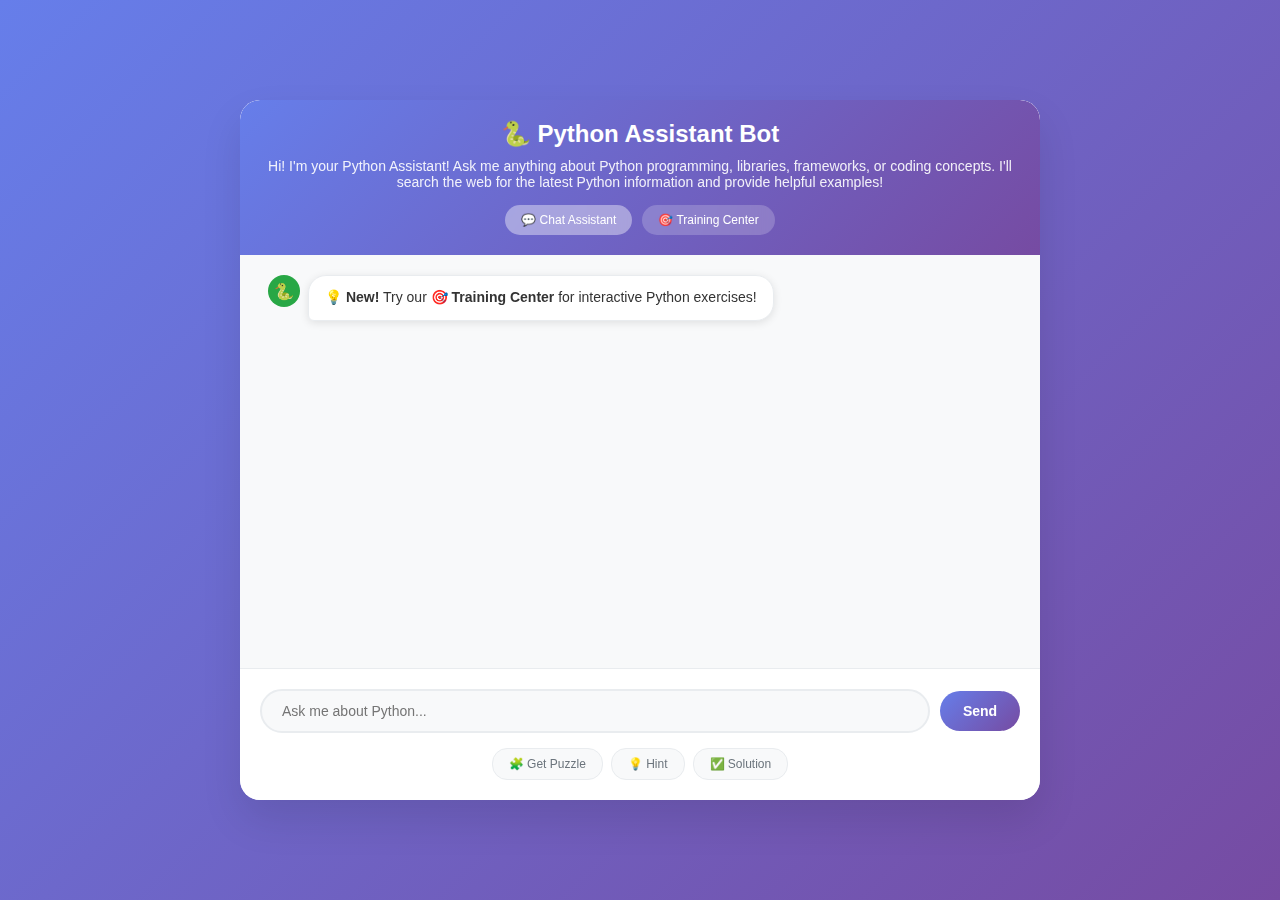
<file: python_chatbot/templates/index.html>
<!DOCTYPE html>
<html lang="en">
<head>
    <meta charset="UTF-8" />
    <meta name="viewport" content="width=device-width, initial-scale=1.0">
    <title>Python Assistant Bot</title>
    <style>
        * {
            margin: 0;
            padding: 0;
            box-sizing: border-box;
        }
        
        body {
            font-family: -apple-system, BlinkMacSystemFont, 'Segoe UI', Roboto, sans-serif;
            background: linear-gradient(135deg, #667eea 0%, #764ba2 100%);
            min-height: 100vh;
            display: flex;
            align-items: center;
            justify-content: center;
            padding: 20px;
        }
        
        .chat-container {
            background: rgba(255, 255, 255, 0.95);
            border-radius: 20px;
            box-shadow: 0 20px 40px rgba(0, 0, 0, 0.1);
            width: 100%;
            max-width: 800px;
            height: 700px;
            display: flex;
            flex-direction: column;
            overflow: hidden;
            backdrop-filter: blur(10px);
        }
        
        .chat-header {
            background: linear-gradient(135deg, #667eea 0%, #764ba2 100%);
            color: white;
            padding: 20px;
            text-align: center;
            border-radius: 20px 20px 0 0;
        }
        
        .chat-header h1 {
            font-size: 24px;
            font-weight: 600;
            margin-bottom: 10px;
            display: flex;
            align-items: center;
            justify-content: center;
            gap: 10px;
        }
        
        .chat-header .subtitle {
            font-size: 14px;
            opacity: 0.9;
            font-weight: 400;
        }
        
        .nav-buttons {
            display: flex;
            gap: 10px;
            justify-content: center;
            margin-top: 15px;
        }
        
        .nav-btn {
            background: rgba(255, 255, 255, 0.2);
            border: none;
            color: white;
            padding: 8px 16px;
            border-radius: 20px;
            font-size: 12px;
            cursor: pointer;
            transition: all 0.3s ease;
            backdrop-filter: blur(10px);
            text-decoration: none;
        }
        
        .nav-btn:hover {
            background: rgba(255, 255, 255, 0.3);
            transform: translateY(-2px);
        }
        
        .nav-btn.active {
            background: rgba(255, 255, 255, 0.4);
        }
        
        #chat-box {
            flex: 1;
            overflow-y: auto;
            padding: 20px;
            background: #f8f9fa;
            display: flex;
            flex-direction: column;
            gap: 15px;
        }
        
        .message {
            display: flex;
            align-items: flex-start;
            max-width: 80%;
            animation: slideIn 0.3s ease;
        }
        
        .message.user {
            align-self: flex-end;
            flex-direction: row-reverse;
        }
        
        .message.bot {
            align-self: flex-start;
        }
        
        .message-content {
            background: white;
            padding: 12px 16px;
            border-radius: 18px;
            box-shadow: 0 2px 8px rgba(0, 0, 0, 0.1);
            font-size: 14px;
            line-height: 1.4;
            white-space: pre-wrap;
            word-wrap: break-word;
        }
        
        .message.user .message-content {
            background: linear-gradient(135deg, #667eea 0%, #764ba2 100%);
            color: white;
            border-bottom-right-radius: 6px;
        }
        
        .message.bot .message-content {
            background: white;
            color: #333;
            border-bottom-left-radius: 6px;
            border: 1px solid #e9ecef;
        }
        
        .message-avatar {
            width: 32px;
            height: 32px;
            border-radius: 50%;
            margin: 0 8px;
            display: flex;
            align-items: center;
            justify-content: center;
            font-size: 16px;
            font-weight: bold;
        }
        
        .message.user .message-avatar {
            background: linear-gradient(135deg, #667eea 0%, #764ba2 100%);
            color: white;
        }
        
        .message.bot .message-avatar {
            background: #28a745;
            color: white;
        }
        
        .input-container {
            padding: 20px;
            background: white;
            border-top: 1px solid #e9ecef;
            border-radius: 0 0 20px 20px;
        }
        
        .input-row {
            display: flex;
            gap: 10px;
            align-items: center;
            margin-bottom: 15px;
        }
        
        #input-message {
            flex: 1;
            border: 2px solid #e9ecef;
            border-radius: 25px;
            padding: 12px 20px;
            font-size: 14px;
            outline: none;
            background: #f8f9fa;
            transition: all 0.3s ease;
        }
        
        #input-message:focus {
            border-color: #667eea;
            background: white;
            box-shadow: 0 0 0 3px rgba(102, 126, 234, 0.1);
        }
        
        .send-btn {
            background: linear-gradient(135deg, #667eea 0%, #764ba2 100%);
            border: none;
            color: white;
            padding: 12px 20px;
            border-radius: 25px;
            font-size: 14px;
            font-weight: 600;
            cursor: pointer;
            transition: all 0.3s ease;
            min-width: 80px;
        }
        
        .send-btn:hover {
            transform: translateY(-2px);
            box-shadow: 0 8px 20px rgba(102, 126, 234, 0.3);
        }
        
        .action-buttons {
            display: flex;
            gap: 8px;
            justify-content: center;
            flex-wrap: wrap;
        }
        
        .action-btn {
            background: #f8f9fa;
            border: 1px solid #e9ecef;
            color: #6c757d;
            padding: 8px 16px;
            border-radius: 15px;
            font-size: 12px;
            cursor: pointer;
            transition: all 0.3s ease;
        }
        
        .action-btn:hover {
            background: #e9ecef;
            color: #495057;
            transform: translateY(-1px);
        }
        
        @keyframes slideIn {
            from {
                opacity: 0;
                transform: translateY(10px);
            }
            to {
                opacity: 1;
                transform: translateY(0);
            }
        }
        
        /* Scrollbar styling */
        #chat-box::-webkit-scrollbar {
            width: 6px;
        }
        
        #chat-box::-webkit-scrollbar-track {
            background: #f1f1f1;
            border-radius: 3px;
        }
        
        #chat-box::-webkit-scrollbar-thumb {
            background: #c1c1c1;
            border-radius: 3px;
        }
        
        #chat-box::-webkit-scrollbar-thumb:hover {
            background: #a8a8a8;
        }
        
        /* Responsive design */
        @media (max-width: 768px) {
            .chat-container {
                height: 100vh;
                border-radius: 0;
                max-width: 100%;
            }
            
            .message {
                max-width: 90%;
            }
            
            .input-row {
                flex-direction: column;
                gap: 15px;
            }
            
            #input-message {
                width: 100%;
            }
        }
    </style>
</head>
<body>
    <div class="chat-container">
        <div class="chat-header">
            <h1>🐍 Python Assistant Bot</h1>
            <div class="subtitle">Hi! I'm your Python Assistant! Ask me anything about Python programming, libraries, frameworks, or coding concepts. I'll search the web for the latest Python information and provide helpful examples!</div>
            <div class="nav-buttons">
                <button class="nav-btn active">💬 Chat Assistant</button>
                <a href="/training" class="nav-btn">🎯 Training Center</a>
            </div>
        </div>
        
        <div id="chat-box">
            <!-- Messages will be added here -->
        </div>
        
        <div class="input-container">
            <div class="input-row">
                <input type="text" id="input-message" placeholder="Ask me about Python..." />
                <button id="send-btn" class="send-btn">Send</button>
            </div>
            <div class="action-buttons">
                <button id="puzzle-btn" class="action-btn">🧩 Get Puzzle</button>
                <button id="hint-btn" class="action-btn">💡 Hint</button>
                <button id="solution-btn" class="action-btn">✅ Solution</button>
            </div>
        </div>
    </div>

    <script>
        const chatBox = document.getElementById('chat-box');
        const inputMessage = document.getElementById('input-message');
        const sendBtn = document.getElementById('send-btn');
        const puzzleBtn = document.getElementById('puzzle-btn');
        const hintBtn = document.getElementById('hint-btn');
        const solutionBtn = document.getElementById('solution-btn');

        function addMessage(text, sender) {
            const messageDiv = document.createElement('div');
            messageDiv.className = 'message ' + sender;
            
            const avatar = document.createElement('div');
            avatar.className = 'message-avatar';
            avatar.textContent = sender === 'user' ? 'You' : '🐍';
            
            const content = document.createElement('div');
            content.className = 'message-content';
            
            // Handle markdown-like formatting for bot messages
            if (sender === 'bot') {
                // Convert **text** to bold and preserve line breaks
                let formattedText = text
                    .replace(/\*\*(.*?)\*\*/g, '<strong>$1</strong>')
                    .replace(/🔗 \*\*Visit:\*\* (.*?)$/gm, '🔗 <a href="$1" target="_blank" style="color: #667eea; text-decoration: none;">Visit Link</a>')
                    .replace(/```python\n([\s\S]*?)\n```/g, '<pre style="background: #f8f9fa; padding: 10px; border-radius: 8px; margin: 8px 0; overflow-x: auto; border-left: 3px solid #667eea;"><code>$1</code></pre>')
                    .replace(/```([\s\S]*?)```/g, '<pre style="background: #f8f9fa; padding: 10px; border-radius: 8px; margin: 8px 0; overflow-x: auto;"><code>$1</code></pre>');
                    
                content.innerHTML = formattedText;
            } else {
                content.textContent = text;
            }
            
            messageDiv.appendChild(avatar);
            messageDiv.appendChild(content);
            chatBox.appendChild(messageDiv);
            chatBox.scrollTop = chatBox.scrollHeight;
        }

        async function sendMessage(msg) {
            if (!msg.trim()) return;
            
            addMessage(msg, 'user');
            
            // Show typing indicator
            const typingDiv = document.createElement('div');
            typingDiv.className = 'message bot typing';
            typingDiv.innerHTML = '<div class="message-avatar">🐍</div><div class="message-content">Thinking...</div>';
            chatBox.appendChild(typingDiv);
            chatBox.scrollTop = chatBox.scrollHeight;
            
            try {
                const response = await fetch('/chat', {
                    method: 'POST',
                    headers: {'Content-Type': 'application/json'},
                    body: JSON.stringify({message: msg})
                });
                const data = await response.json();
                
                // Remove typing indicator
                chatBox.removeChild(typingDiv);
                
                if (data.error) {
                    addMessage('Sorry, there was an error processing your request. Please try again.', 'bot');
                } else {
                    addMessage(data.response, 'bot');
                }
            } catch (error) {
                // Remove typing indicator
                if (chatBox.contains(typingDiv)) {
                    chatBox.removeChild(typingDiv);
                }
                addMessage('Sorry, I\'m having trouble connecting. Please check your internet connection and try again.', 'bot');
            }
        }

        async function getHint() {
            addMessage('Can you give me a hint?', 'user');
            addMessage('Try breaking down the problem into smaller parts. Think about what data structures or algorithms might be useful here.', 'bot');
        }

        async function getSolution() {
            addMessage('Can you show me the solution?', 'user');
            addMessage('I\'d be happy to help! Can you tell me which specific problem you\'re working on? You can ask me to generate a puzzle first, then I can provide the solution.', 'bot');
        }

        sendBtn.onclick = () => {
            const msg = inputMessage.value.trim();
            if(msg) {
                sendMessage(msg);
                inputMessage.value = '';
            }
        };

        puzzleBtn.onclick = () => sendMessage("Give me a Python puzzle");
        hintBtn.onclick = getHint;
        solutionBtn.onclick = getSolution;

        inputMessage.addEventListener("keyup", function(event) {
            if (event.key === "Enter") {
                sendBtn.click();
            }
        });

        // Initial welcome message
        setTimeout(() => {
            addMessage("💡 **New!** Try our **🎯 Training Center** for interactive Python exercises!", "bot");
        }, 500);
    </script>
</body>
</html>
</file>
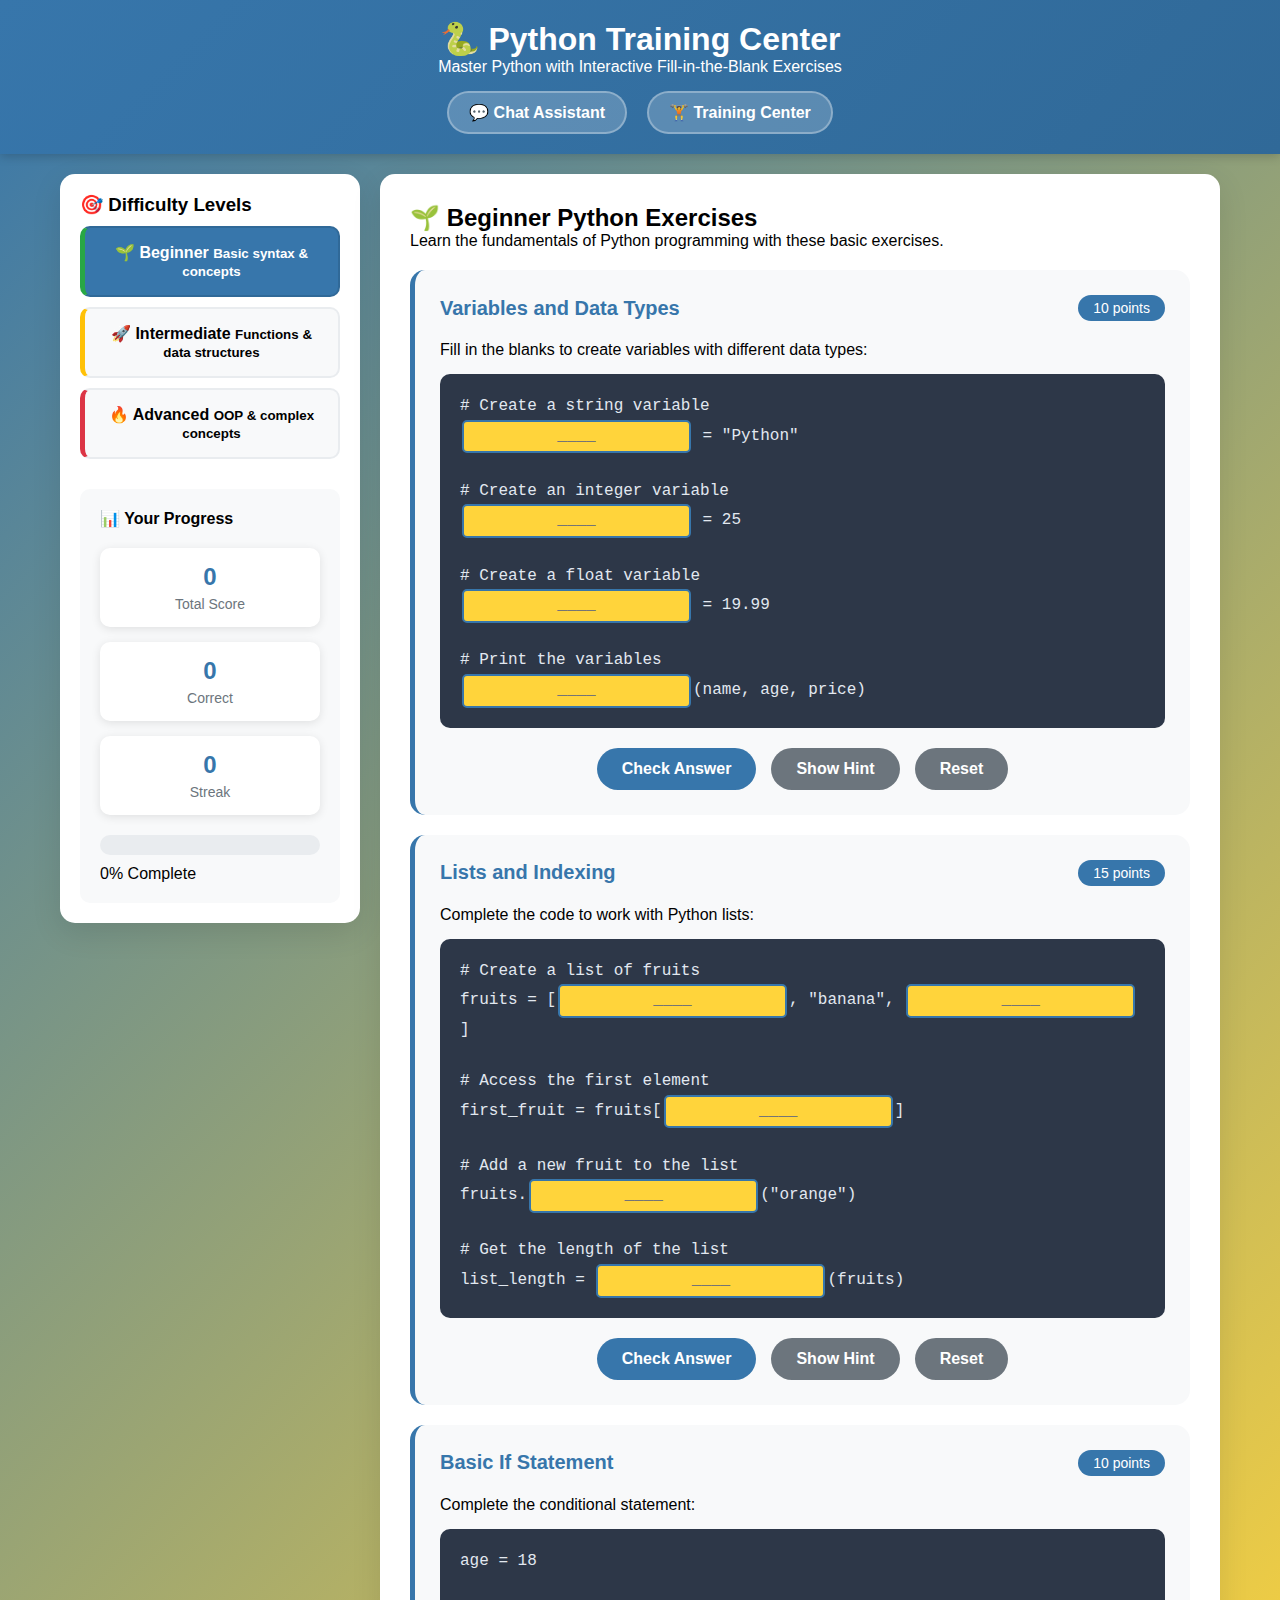
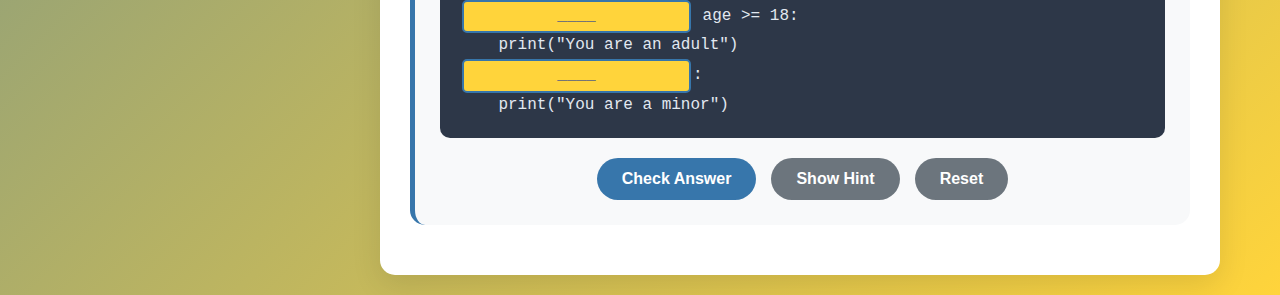
<file: python_chatbot/templates/training.html>
<!DOCTYPE html>
<html lang="en">
<head>
    <meta charset="UTF-8">
    <meta name="viewport" content="width=device-width, initial-scale=1.0">
    <title>Python Training Center</title>
    <style>
        * {
            margin: 0;
            padding: 0;
            box-sizing: border-box;
        }

        body {
            font-family: 'Segoe UI', Tahoma, Geneva, Verdana, sans-serif;
            background: linear-gradient(135deg, #3776ab 0%, #ffd43b 100%);
            min-height: 100vh;
            display: flex;
            flex-direction: column;
        }

        .header {
            background: linear-gradient(135deg, #3776ab 0%, #306998 100%);
            color: white;
            padding: 20px;
            text-align: center;
            box-shadow: 0 2px 10px rgba(0, 0, 0, 0.2);
        }

        .nav-buttons {
            display: flex;
            justify-content: center;
            gap: 20px;
            margin-top: 15px;
        }

        .nav-btn {
            padding: 10px 20px;
            background: rgba(255, 255, 255, 0.2);
            color: white;
            text-decoration: none;
            border-radius: 25px;
            border: 2px solid rgba(255, 255, 255, 0.3);
            transition: all 0.3s ease;
            font-weight: bold;
        }

        .nav-btn:hover {
            background: rgba(255, 255, 255, 0.3);
            border-color: rgba(255, 255, 255, 0.5);
            transform: translateY(-2px);
        }

        .main-container {
            flex: 1;
            display: flex;
            max-width: 1200px;
            margin: 20px auto;
            gap: 20px;
            padding: 0 20px;
        }

        .sidebar {
            width: 300px;
            background: white;
            border-radius: 15px;
            padding: 20px;
            box-shadow: 0 10px 30px rgba(0, 0, 0, 0.1);
            height: fit-content;
        }

        .content-area {
            flex: 1;
            background: white;
            border-radius: 15px;
            padding: 30px;
            box-shadow: 0 10px 30px rgba(0, 0, 0, 0.1);
        }

        .difficulty-selector {
            margin-bottom: 20px;
        }

        .difficulty-btn {
            display: block;
            width: 100%;
            padding: 15px;
            margin: 10px 0;
            background: #f8f9fa;
            border: 2px solid #e9ecef;
            border-radius: 10px;
            cursor: pointer;
            transition: all 0.3s ease;
            text-align: center;
            font-weight: bold;
            font-size: 16px;
        }

        .difficulty-btn:hover {
            background: #e9ecef;
            transform: translateX(5px);
        }

        .difficulty-btn.active {
            background: #3776ab;
            color: white;
            border-color: #306998;
        }

        .difficulty-btn.beginner {
            border-left: 5px solid #28a745;
        }

        .difficulty-btn.intermediate {
            border-left: 5px solid #ffc107;
        }

        .difficulty-btn.advanced {
            border-left: 5px solid #dc3545;
        }

        .progress-section {
            margin-top: 30px;
            padding: 20px;
            background: #f8f9fa;
            border-radius: 10px;
        }

        .progress-bar {
            width: 100%;
            height: 20px;
            background: #e9ecef;
            border-radius: 10px;
            overflow: hidden;
            margin: 10px 0;
        }

        .progress-fill {
            height: 100%;
            background: linear-gradient(90deg, #28a745 0%, #20c997 100%);
            width: 0%;
            transition: width 0.5s ease;
        }

        .exercise-container {
            display: none;
        }

        .exercise-container.active {
            display: block;
            animation: fadeIn 0.5s ease;
        }

        @keyframes fadeIn {
            from { opacity: 0; transform: translateY(20px); }
            to { opacity: 1; transform: translateY(0); }
        }

        .exercise {
            background: #f8f9fa;
            border-radius: 15px;
            padding: 25px;
            margin: 20px 0;
            border-left: 5px solid #3776ab;
        }

        .exercise-header {
            display: flex;
            justify-content: space-between;
            align-items: center;
            margin-bottom: 20px;
        }

        .exercise-title {
            font-size: 20px;
            font-weight: bold;
            color: #3776ab;
        }

        .exercise-score {
            background: #3776ab;
            color: white;
            padding: 5px 15px;
            border-radius: 20px;
            font-size: 14px;
        }

        .code-block {
            background: #2d3748;
            color: #e2e8f0;
            padding: 20px;
            border-radius: 10px;
            font-family: 'Courier New', monospace;
            font-size: 16px;
            line-height: 1.6;
            margin: 15px 0;
            overflow-x: auto;
        }

        .blank {
            display: inline-block;
            min-width: 100px;
            padding: 2px 8px;
            background: #ffd43b;
            color: #3776ab;
            border: 2px solid #3776ab;
            border-radius: 5px;
            font-weight: bold;
            margin: 0 2px;
        }

        .blank input {
            background: transparent;
            border: none;
            color: #3776ab;
            font-weight: bold;
            font-family: 'Courier New', monospace;
            font-size: 16px;
            width: 100%;
            text-align: center;
            outline: none;
        }

        .blank.correct {
            background: #28a745;
            color: white;
            border-color: #1e7e34;
        }

        .blank.incorrect {
            background: #dc3545;
            color: white;
            border-color: #c82333;
            animation: shake 0.5s ease;
        }

        @keyframes shake {
            0%, 100% { transform: translateX(0); }
            25% { transform: translateX(-5px); }
            75% { transform: translateX(5px); }
        }

        .exercise-controls {
            display: flex;
            gap: 15px;
            margin-top: 20px;
            justify-content: center;
        }

        .btn {
            padding: 12px 25px;
            border: none;
            border-radius: 25px;
            font-size: 16px;
            font-weight: bold;
            cursor: pointer;
            transition: all 0.3s ease;
        }

        .btn-primary {
            background: #3776ab;
            color: white;
        }

        .btn-primary:hover {
            background: #306998;
            transform: translateY(-2px);
        }

        .btn-secondary {
            background: #6c757d;
            color: white;
        }

        .btn-secondary:hover {
            background: #545b62;
        }

        .btn-success {
            background: #28a745;
            color: white;
        }

        .hint-section {
            background: #fff3cd;
            border: 1px solid #ffeaa7;
            border-radius: 10px;
            padding: 15px;
            margin: 15px 0;
            display: none;
        }

        .hint-section.show {
            display: block;
            animation: fadeIn 0.3s ease;
        }

        .stats {
            display: grid;
            grid-template-columns: repeat(auto-fit, minmax(150px, 1fr));
            gap: 15px;
            margin: 20px 0;
        }

        .stat-card {
            background: white;
            padding: 15px;
            border-radius: 10px;
            text-align: center;
            box-shadow: 0 2px 10px rgba(0, 0, 0, 0.1);
        }

        .stat-number {
            font-size: 24px;
            font-weight: bold;
            color: #3776ab;
        }

        .stat-label {
            font-size: 14px;
            color: #6c757d;
            margin-top: 5px;
        }

        .completion-message {
            background: linear-gradient(135deg, #28a745 0%, #20c997 100%);
            color: white;
            padding: 30px;
            border-radius: 15px;
            text-align: center;
            margin: 20px 0;
            display: none;
        }

        .completion-message.show {
            display: block;
            animation: fadeIn 0.5s ease;
        }

        @media (max-width: 768px) {
            .main-container {
                flex-direction: column;
            }
            
            .sidebar {
                width: 100%;
            }
            
            .nav-buttons {
                flex-direction: column;
                align-items: center;
            }
        }
    </style>
</head>
<body>
    <div class="header">
        <h1>🐍 Python Training Center</h1>
        <p>Master Python with Interactive Fill-in-the-Blank Exercises</p>
        <div class="nav-buttons">
            <a href="/" class="nav-btn">💬 Chat Assistant</a>
            <a href="/training" class="nav-btn">🏋️ Training Center</a>
        </div>
    </div>

    <div class="main-container">
        <div class="sidebar">
            <h3>🎯 Difficulty Levels</h3>
            <div class="difficulty-selector">
                <button class="difficulty-btn beginner active" onclick="switchDifficulty('beginner')">
                    🌱 Beginner
                    <small>Basic syntax & concepts</small>
                </button>
                <button class="difficulty-btn intermediate" onclick="switchDifficulty('intermediate')">
                    🚀 Intermediate
                    <small>Functions & data structures</small>
                </button>
                <button class="difficulty-btn advanced" onclick="switchDifficulty('advanced')">
                    🔥 Advanced
                    <small>OOP & complex concepts</small>
                </button>
            </div>

            <div class="progress-section">
                <h4>📊 Your Progress</h4>
                <div class="stats">
                    <div class="stat-card">
                        <div class="stat-number" id="totalScore">0</div>
                        <div class="stat-label">Total Score</div>
                    </div>
                    <div class="stat-card">
                        <div class="stat-number" id="correctAnswers">0</div>
                        <div class="stat-label">Correct</div>
                    </div>
                    <div class="stat-card">
                        <div class="stat-number" id="currentStreak">0</div>
                        <div class="stat-label">Streak</div>
                    </div>
                </div>
                <div class="progress-bar">
                    <div class="progress-fill" id="progressFill"></div>
                </div>
                <p><span id="progressText">0% Complete</span></p>
            </div>
        </div>

        <div class="content-area">
            <!-- Beginner Exercises -->
            <div class="exercise-container beginner active" id="beginner-exercises">
                <h2>🌱 Beginner Python Exercises</h2>
                <p>Learn the fundamentals of Python programming with these basic exercises.</p>

                <div class="exercise" data-exercise="0">
                    <div class="exercise-header">
                        <div class="exercise-title">Variables and Data Types</div>
                        <div class="exercise-score">10 points</div>
                    </div>
                    <p>Fill in the blanks to create variables with different data types:</p>
                    <div class="code-block">
# Create a string variable<br>
<span class="blank"><input type="text" data-answer="name" placeholder="____"></span> = "Python"<br><br>
# Create an integer variable<br>
<span class="blank"><input type="text" data-answer="age" placeholder="____"></span> = 25<br><br>
# Create a float variable<br>
<span class="blank"><input type="text" data-answer="price" placeholder="____"></span> = 19.99<br><br>
# Print the variables<br>
<span class="blank"><input type="text" data-answer="print" placeholder="____"></span>(name, age, price)
                    </div>
                    <div class="hint-section">
                        <strong>💡 Hint:</strong> Variable names should be descriptive and use lowercase with underscores for multiple words.
                    </div>
                    <div class="exercise-controls">
                        <button class="btn btn-primary" onclick="checkExercise(0)">Check Answer</button>
                        <button class="btn btn-secondary" onclick="showHint(0)">Show Hint</button>
                        <button class="btn btn-secondary" onclick="resetExercise(0)">Reset</button>
                    </div>
                </div>

                <div class="exercise" data-exercise="1">
                    <div class="exercise-header">
                        <div class="exercise-title">Lists and Indexing</div>
                        <div class="exercise-score">15 points</div>
                    </div>
                    <p>Complete the code to work with Python lists:</p>
                    <div class="code-block">
# Create a list of fruits<br>
fruits = [<span class="blank"><input type="text" data-answer='"apple"' placeholder='____'></span>, "banana", <span class="blank"><input type="text" data-answer='"cherry"' placeholder='____'></span>]<br><br>
# Access the first element<br>
first_fruit = fruits[<span class="blank"><input type="text" data-answer="0" placeholder="____"></span>]<br><br>
# Add a new fruit to the list<br>
fruits.<span class="blank"><input type="text" data-answer="append" placeholder="____"></span>("orange")<br><br>
# Get the length of the list<br>
list_length = <span class="blank"><input type="text" data-answer="len" placeholder="____"></span>(fruits)
                    </div>
                    <div class="hint-section">
                        <strong>💡 Hint:</strong> Lists use square brackets, indexing starts at 0, and append() adds items to the end.
                    </div>
                    <div class="exercise-controls">
                        <button class="btn btn-primary" onclick="checkExercise(1)">Check Answer</button>
                        <button class="btn btn-secondary" onclick="showHint(1)">Show Hint</button>
                        <button class="btn btn-secondary" onclick="resetExercise(1)">Reset</button>
                    </div>
                </div>

                <div class="exercise" data-exercise="2">
                    <div class="exercise-header">
                        <div class="exercise-title">Basic If Statement</div>
                        <div class="exercise-score">10 points</div>
                    </div>
                    <p>Complete the conditional statement:</p>
                    <div class="code-block">
age = 18<br><br>
<span class="blank"><input type="text" data-answer="if" placeholder="____"></span> age >= 18:<br>
&nbsp;&nbsp;&nbsp;&nbsp;print("You are an adult")<br>
<span class="blank"><input type="text" data-answer="else" placeholder="____"></span>:<br>
&nbsp;&nbsp;&nbsp;&nbsp;print("You are a minor")
                    </div>
                    <div class="hint-section">
                        <strong>💡 Hint:</strong> Python uses 'if' and 'else' keywords, and don't forget the colon (:) after conditions.
                    </div>
                    <div class="exercise-controls">
                        <button class="btn btn-primary" onclick="checkExercise(2)">Check Answer</button>
                        <button class="btn btn-secondary" onclick="showHint(2)">Show Hint</button>
                        <button class="btn btn-secondary" onclick="resetExercise(2)">Reset</button>
                    </div>
                </div>
            </div>

            <!-- Intermediate Exercises -->
            <div class="exercise-container intermediate" id="intermediate-exercises">
                <h2>🚀 Intermediate Python Exercises</h2>
                <p>Build on your Python knowledge with functions, loops, and data structures.</p>

                <div class="exercise" data-exercise="3">
                    <div class="exercise-header">
                        <div class="exercise-title">Function Definition</div>
                        <div class="exercise-score">20 points</div>
                    </div>
                    <p>Create a function that calculates the area of a rectangle:</p>
                    <div class="code-block">
<span class="blank"><input type="text" data-answer="def" placeholder="____"></span> calculate_area(length, width):<br>
&nbsp;&nbsp;&nbsp;&nbsp;area = length <span class="blank"><input type="text" data-answer="*" placeholder="____"></span> width<br>
&nbsp;&nbsp;&nbsp;&nbsp;<span class="blank"><input type="text" data-answer="return" placeholder="____"></span> area<br><br>
# Call the function<br>
result = <span class="blank"><input type="text" data-answer="calculate_area" placeholder="____"></span>(5, 3)<br>
print(f"Area: {result}")
                    </div>
                    <div class="hint-section">
                        <strong>💡 Hint:</strong> Functions are defined with 'def', use 'return' to send back values, and call functions by name with arguments.
                    </div>
                    <div class="exercise-controls">
                        <button class="btn btn-primary" onclick="checkExercise(3)">Check Answer</button>
                        <button class="btn btn-secondary" onclick="showHint(3)">Show Hint</button>
                        <button class="btn btn-secondary" onclick="resetExercise(3)">Reset</button>
                    </div>
                </div>

                <div class="exercise" data-exercise="4">
                    <div class="exercise-header">
                        <div class="exercise-title">For Loop with Range</div>
                        <div class="exercise-score">20 points</div>
                    </div>
                    <p>Complete the for loop to print numbers from 1 to 5:</p>
                    <div class="code-block">
<span class="blank"><input type="text" data-answer="for" placeholder="____"></span> i <span class="blank"><input type="text" data-answer="in" placeholder="____"></span> <span class="blank"><input type="text" data-answer="range" placeholder="____"></span>(1, 6):<br>
&nbsp;&nbsp;&nbsp;&nbsp;print(f"Number: {<span class="blank"><input type="text" data-answer="i" placeholder="____"></span>}")
                    </div>
                    <div class="hint-section">
                        <strong>💡 Hint:</strong> For loops use 'for...in' syntax, and range(1, 6) generates numbers 1 through 5.
                    </div>
                    <div class="exercise-controls">
                        <button class="btn btn-primary" onclick="checkExercise(4)">Check Answer</button>
                        <button class="btn btn-secondary" onclick="showHint(4)">Show Hint</button>
                        <button class="btn btn-secondary" onclick="resetExercise(4)">Reset</button>
                    </div>
                </div>

                <div class="exercise" data-exercise="5">
                    <div class="exercise-header">
                        <div class="exercise-title">Dictionary Operations</div>
                        <div class="exercise-score">25 points</div>
                    </div>
                    <p>Work with Python dictionaries:</p>
                    <div class="code-block">
# Create a dictionary<br>
student = {<br>
&nbsp;&nbsp;&nbsp;&nbsp;<span class="blank"><input type="text" data-answer='"name"' placeholder='____'></span>: "Alice",<br>
&nbsp;&nbsp;&nbsp;&nbsp;"age": 20,<br>
&nbsp;&nbsp;&nbsp;&nbsp;"grade": "A"<br>
}<br><br>
# Access a value<br>
name = student[<span class="blank"><input type="text" data-answer='"name"' placeholder='____'></span>]<br><br>
# Add a new key-value pair<br>
student[<span class="blank"><input type="text" data-answer='"course"' placeholder='____'></span>] = "Python Programming"<br><br>
# Get all keys<br>
keys = student.<span class="blank"><input type="text" data-answer="keys" placeholder="____"></span>()
                    </div>
                    <div class="hint-section">
                        <strong>💡 Hint:</strong> Dictionaries use curly braces {}, keys are usually strings in quotes, and use square brackets to access values.
                    </div>
                    <div class="exercise-controls">
                        <button class="btn btn-primary" onclick="checkExercise(5)">Check Answer</button>
                        <button class="btn btn-secondary" onclick="showHint(5)">Show Hint</button>
                        <button class="btn btn-secondary" onclick="resetExercise(5)">Reset</button>
                    </div>
                </div>
            </div>

            <!-- Advanced Exercises -->
            <div class="exercise-container advanced" id="advanced-exercises">
                <h2>🔥 Advanced Python Exercises</h2>
                <p>Challenge yourself with object-oriented programming and advanced concepts.</p>

                <div class="exercise" data-exercise="6">
                    <div class="exercise-header">
                        <div class="exercise-title">Class Definition</div>
                        <div class="exercise-score">30 points</div>
                    </div>
                    <p>Create a simple class with methods:</p>
                    <div class="code-block">
<span class="blank"><input type="text" data-answer="class" placeholder="____"></span> Car:<br>
&nbsp;&nbsp;&nbsp;&nbsp;<span class="blank"><input type="text" data-answer="def" placeholder="____"></span> __init__(self, brand, model):<br>
&nbsp;&nbsp;&nbsp;&nbsp;&nbsp;&nbsp;&nbsp;&nbsp;<span class="blank"><input type="text" data-answer="self" placeholder="____"></span>.brand = brand<br>
&nbsp;&nbsp;&nbsp;&nbsp;&nbsp;&nbsp;&nbsp;&nbsp;self.model = model<br><br>
&nbsp;&nbsp;&nbsp;&nbsp;def display_info(self):<br>
&nbsp;&nbsp;&nbsp;&nbsp;&nbsp;&nbsp;&nbsp;&nbsp;<span class="blank"><input type="text" data-answer="return" placeholder="____"></span> f"{self.brand} {self.model}"<br><br>
# Create an instance<br>
my_car = <span class="blank"><input type="text" data-answer="Car" placeholder="____"></span>("Toyota", "Camry")
                    </div>
                    <div class="hint-section">
                        <strong>💡 Hint:</strong> Classes use 'class' keyword, __init__ is the constructor, and 'self' refers to the instance.
                    </div>
                    <div class="exercise-controls">
                        <button class="btn btn-primary" onclick="checkExercise(6)">Check Answer</button>
                        <button class="btn btn-secondary" onclick="showHint(6)">Show Hint</button>
                        <button class="btn btn-secondary" onclick="resetExercise(6)">Reset</button>
                    </div>
                </div>

                <div class="exercise" data-exercise="7">
                    <div class="exercise-header">
                        <div class="exercise-title">List Comprehension</div>
                        <div class="exercise-score">25 points</div>
                    </div>
                    <p>Create a list comprehension to generate squares:</p>
                    <div class="code-block">
# Traditional way<br>
squares = []<br>
for x in range(10):<br>
&nbsp;&nbsp;&nbsp;&nbsp;squares.append(x**2)<br><br>
# List comprehension way<br>
squares = [<span class="blank"><input type="text" data-answer="x**2" placeholder="____"></span> <span class="blank"><input type="text" data-answer="for" placeholder="____"></span> x <span class="blank"><input type="text" data-answer="in" placeholder="____"></span> <span class="blank"><input type="text" data-answer="range" placeholder="____"></span>(10)]
                    </div>
                    <div class="hint-section">
                        <strong>💡 Hint:</strong> List comprehensions follow the pattern [expression for item in iterable].
                    </div>
                    <div class="exercise-controls">
                        <button class="btn btn-primary" onclick="checkExercise(7)">Check Answer</button>
                        <button class="btn btn-secondary" onclick="showHint(7)">Show Hint</button>
                        <button class="btn btn-secondary" onclick="resetExercise(7)">Reset</button>
                    </div>
                </div>

                <div class="exercise" data-exercise="8">
                    <div class="exercise-header">
                        <div class="exercise-title">Exception Handling</div>
                        <div class="exercise-score">30 points</div>
                    </div>
                    <p>Handle exceptions properly:</p>
                    <div class="code-block">
<span class="blank"><input type="text" data-answer="try" placeholder="____"></span>:<br>
&nbsp;&nbsp;&nbsp;&nbsp;number = int(input("Enter a number: "))<br>
&nbsp;&nbsp;&nbsp;&nbsp;result = 10 / number<br>
&nbsp;&nbsp;&nbsp;&nbsp;print(f"Result: {result}")<br>
<span class="blank"><input type="text" data-answer="except" placeholder="____"></span> <span class="blank"><input type="text" data-answer="ValueError" placeholder="____"></span>:<br>
&nbsp;&nbsp;&nbsp;&nbsp;print("Please enter a valid number")<br>
except ZeroDivisionError:<br>
&nbsp;&nbsp;&nbsp;&nbsp;print("Cannot divide by zero")<br>
<span class="blank"><input type="text" data-answer="finally" placeholder="____"></span>:<br>
&nbsp;&nbsp;&nbsp;&nbsp;print("Operation completed")
                    </div>
                    <div class="hint-section">
                        <strong>💡 Hint:</strong> Use try/except for error handling, specific exception types like ValueError, and finally for cleanup.
                    </div>
                    <div class="exercise-controls">
                        <button class="btn btn-primary" onclick="checkExercise(8)">Check Answer</button>
                        <button class="btn btn-secondary" onclick="showHint(8)">Show Hint</button>
                        <button class="btn btn-secondary" onclick="resetExercise(8)">Reset</button>
                    </div>
                </div>
            </div>

            <div class="completion-message" id="completionMessage">
                <h2>🎉 Congratulations!</h2>
                <p>You've completed all exercises in this difficulty level!</p>
                <button class="btn btn-success" onclick="nextLevel()">Try Next Level</button>
            </div>
        </div>
    </div>

    <script>
        let currentDifficulty = 'beginner';
        let totalScore = 0;
        let correctAnswers = 0;
        let currentStreak = 0;
        let exerciseProgress = {
            beginner: [false, false, false],
            intermediate: [false, false, false],
            advanced: [false, false, false]
        };

        function switchDifficulty(difficulty) {
            // Update active button
            document.querySelectorAll('.difficulty-btn').forEach(btn => btn.classList.remove('active'));
            document.querySelector(`.difficulty-btn.${difficulty}`).classList.add('active');
            
            // Hide all exercise containers
            document.querySelectorAll('.exercise-container').forEach(container => container.classList.remove('active'));
            
            // Show selected difficulty container
            document.getElementById(`${difficulty}-exercises`).classList.add('active');
            
            currentDifficulty = difficulty;
            updateProgress();
        }

        function checkExercise(exerciseIndex) {
            const exercise = document.querySelector(`[data-exercise="${exerciseIndex}"]`);
            const inputs = exercise.querySelectorAll('input');
            let allCorrect = true;
            let points = 0;

            inputs.forEach(input => {
                const userAnswer = input.value.trim().toLowerCase();
                const correctAnswer = input.dataset.answer.toLowerCase();
                const blank = input.parentElement;

                if (userAnswer === correctAnswer) {
                    blank.classList.remove('incorrect');
                    blank.classList.add('correct');
                    points += 5;
                } else {
                    blank.classList.remove('correct');
                    blank.classList.add('incorrect');
                    allCorrect = false;
                }
            });

            if (allCorrect) {
                const scoreElement = exercise.querySelector('.exercise-score');
                const exercisePoints = parseInt(scoreElement.textContent);
                totalScore += exercisePoints;
                correctAnswers++;
                currentStreak++;
                
                // Mark exercise as completed
                const difficultyIndex = getDifficultyIndex(currentDifficulty);
                const relativeIndex = exerciseIndex % 3;
                exerciseProgress[currentDifficulty][relativeIndex] = true;
                
                // Show success message
                showSuccessMessage(exercise, exercisePoints);
                
                // Check if all exercises in current difficulty are completed
                checkLevelCompletion();
            } else {
                currentStreak = 0;
            }

            updateStats();
            updateProgress();
        }

        function getDifficultyIndex(difficulty) {
            const difficulties = ['beginner', 'intermediate', 'advanced'];
            return difficulties.indexOf(difficulty);
        }

        function showSuccessMessage(exercise, points) {
            const message = document.createElement('div');
            message.className = 'success-message';
            message.style.cssText = `
                background: #28a745;
                color: white;
                padding: 10px 20px;
                border-radius: 10px;
                margin-top: 10px;
                text-align: center;
                animation: fadeIn 0.5s ease;
            `;
            message.innerHTML = `✅ Excellent! You earned ${points} points!`;
            
            exercise.appendChild(message);
            
            setTimeout(() => {
                message.remove();
            }, 3000);
        }

        function checkLevelCompletion() {
            const currentProgress = exerciseProgress[currentDifficulty];
            const allCompleted = currentProgress.every(completed => completed);
            
            if (allCompleted) {
                document.getElementById('completionMessage').classList.add('show');
            }
        }

        function nextLevel() {
            const difficulties = ['beginner', 'intermediate', 'advanced'];
            const currentIndex = difficulties.indexOf(currentDifficulty);
            
            if (currentIndex < difficulties.length - 1) {
                const nextDifficulty = difficulties[currentIndex + 1];
                switchDifficulty(nextDifficulty);
                document.getElementById('completionMessage').classList.remove('show');
            } else {
                alert('🎉 Congratulations! You\'ve mastered all Python difficulty levels!');
            }
        }

        function showHint(exerciseIndex) {
            const exercise = document.querySelector(`[data-exercise="${exerciseIndex}"]`);
            const hintSection = exercise.querySelector('.hint-section');
            hintSection.classList.toggle('show');
        }

        function resetExercise(exerciseIndex) {
            const exercise = document.querySelector(`[data-exercise="${exerciseIndex}"]`);
            const inputs = exercise.querySelectorAll('input');
            
            inputs.forEach(input => {
                input.value = '';
                const blank = input.parentElement;
                blank.classList.remove('correct', 'incorrect');
            });
            
            const hintSection = exercise.querySelector('.hint-section');
            hintSection.classList.remove('show');
        }

        function updateStats() {
            document.getElementById('totalScore').textContent = totalScore;
            document.getElementById('correctAnswers').textContent = correctAnswers;
            document.getElementById('currentStreak').textContent = currentStreak;
        }

        function updateProgress() {
            const totalExercises = Object.values(exerciseProgress).flat().length;
            const completedExercises = Object.values(exerciseProgress).flat().filter(completed => completed).length;
            const progressPercentage = Math.round((completedExercises / totalExercises) * 100);
            
            document.getElementById('progressFill').style.width = `${progressPercentage}%`;
            document.getElementById('progressText').textContent = `${progressPercentage}% Complete`;
        }

        // Initialize the training center
        updateStats();
        updateProgress();
    </script>
</body>
</html>
</file>
